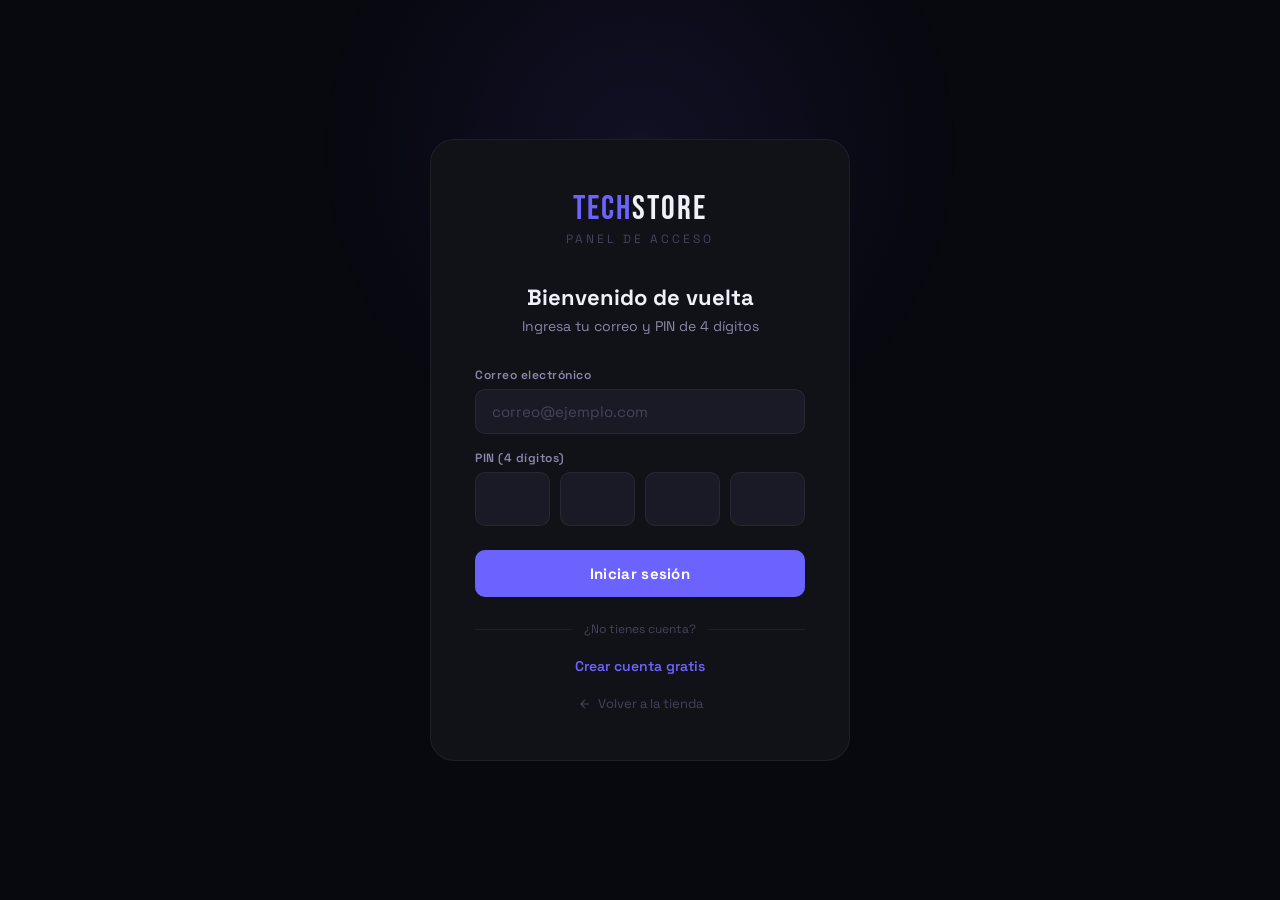
<file: templates/login.html>
<!DOCTYPE html>
<html lang="es">
<head>
  <meta charset="UTF-8">
  <meta name="viewport" content="width=device-width, initial-scale=1.0">
  <title>TechStore — Iniciar sesión</title>
  <link rel="preconnect" href="https://fonts.googleapis.com">
  <link href="https://fonts.googleapis.com/css2?family=Space+Grotesk:wght@300;400;500;600;700&family=Bebas+Neue&display=swap" rel="stylesheet">
  <style>
    *, *::before, *::after { box-sizing: border-box; margin: 0; padding: 0; }

    :root {
      --bg: #08080f;
      --surface: #111118;
      --surface2: #1a1a26;
      --border: #ffffff0f;
      --accent: #6c63ff;
      --accent-glow: #6c63ff35;
      --text: #f0f0f8;
      --text-2: #8888aa;
      --text-3: #44445a;
      --danger: #ef4444;
      --ok: #22c55e;
      --radius: 14px;
    }

    body {
      background: var(--bg);
      color: var(--text);
      font-family: 'Space Grotesk', sans-serif;
      min-height: 100vh;
      display: flex;
      align-items: center;
      justify-content: center;
      padding: 20px;
      position: relative;
      overflow: hidden;
    }

    /* Fondo decorativo */
    body::before {
      content: '';
      position: fixed;
      top: -200px; left: 50%;
      transform: translateX(-50%);
      width: 700px; height: 700px;
      background: radial-gradient(circle, #6c63ff18 0%, transparent 65%);
      pointer-events: none;
    }

    .card {
      background: var(--surface);
      border: 1px solid var(--border);
      border-radius: 24px;
      padding: 48px 44px;
      width: 100%;
      max-width: 420px;
      position: relative;
      z-index: 1;
    }

    .logo {
      text-align: center;
      margin-bottom: 36px;
    }

    .logo a {
      font-family: 'Bebas Neue', sans-serif;
      font-size: 34px;
      letter-spacing: 2px;
      color: var(--text);
      text-decoration: none;
    }

    .logo a span { color: var(--accent); }

    .logo-sub {
      display: block;
      font-size: 12px;
      color: var(--text-3);
      letter-spacing: 3px;
      text-transform: uppercase;
      margin-top: 2px;
    }

    h1 {
      font-size: 22px;
      font-weight: 700;
      margin-bottom: 6px;
      text-align: center;
    }

    .subtitle {
      text-align: center;
      font-size: 14px;
      color: var(--text-2);
      margin-bottom: 32px;
    }

    .form-group {
      display: flex;
      flex-direction: column;
      gap: 6px;
      margin-bottom: 16px;
    }

    label {
      font-size: 12px;
      font-weight: 600;
      letter-spacing: 0.5px;
      color: var(--text-2);
    }

    input {
      background: var(--surface2);
      border: 1px solid var(--border);
      border-radius: 10px;
      padding: 12px 16px;
      color: var(--text);
      font-size: 15px;
      font-family: 'Space Grotesk', sans-serif;
      outline: none;
      transition: border-color 0.2s, box-shadow 0.2s;
      width: 100%;
    }

    input:focus {
      border-color: var(--accent);
      box-shadow: 0 0 0 3px var(--accent-glow);
    }

    input::placeholder { color: var(--text-3); }

    /* PIN input especial */
    .pin-wrap {
      display: flex;
      gap: 10px;
    }

    .pin-digit {
      flex: 1;
      text-align: center;
      font-size: 22px;
      font-weight: 700;
      letter-spacing: 0;
      padding: 12px 0;
      border-radius: 10px;
      background: var(--surface2);
      border: 1px solid var(--border);
      color: var(--text);
      outline: none;
      transition: border-color 0.2s, box-shadow 0.2s;
      -moz-appearance: textfield;
    }

    .pin-digit::-webkit-outer-spin-button,
    .pin-digit::-webkit-inner-spin-button { -webkit-appearance: none; appearance: none; }

    .pin-digit:focus {
      border-color: var(--accent);
      box-shadow: 0 0 0 3px var(--accent-glow);
    }

    .btn {
      width: 100%;
      padding: 14px;
      background: var(--accent);
      color: #fff;
      border: none;
      border-radius: 10px;
      font-size: 15px;
      font-weight: 700;
      font-family: 'Space Grotesk', sans-serif;
      cursor: pointer;
      transition: all 0.2s;
      margin-top: 8px;
      letter-spacing: 0.3px;
    }

    .btn:hover {
      background: #7c73ff;
      box-shadow: 0 4px 24px var(--accent-glow);
    }

    .btn:disabled {
      opacity: 0.5;
      cursor: not-allowed;
    }

    .error-msg {
      background: #ef444418;
      border: 1px solid #ef444440;
      border-radius: 8px;
      padding: 10px 14px;
      font-size: 13px;
      color: var(--danger);
      margin-top: 12px;
      display: none;
      text-align: center;
    }

    .error-msg.show { display: block; }

    .divider {
      display: flex;
      align-items: center;
      gap: 12px;
      margin: 24px 0 20px;
    }

    .divider::before,
    .divider::after {
      content: '';
      flex: 1;
      height: 1px;
      background: var(--border);
    }

    .divider span {
      font-size: 12px;
      color: var(--text-3);
    }

    .link-row {
      text-align: center;
      font-size: 14px;
      color: var(--text-2);
    }

    .link-row a {
      color: var(--accent);
      text-decoration: none;
      font-weight: 600;
    }

    .link-row a:hover { text-decoration: underline; }

    .back-link {
      display: flex;
      align-items: center;
      justify-content: center;
      gap: 6px;
      margin-top: 20px;
      font-size: 13px;
      color: var(--text-3);
      text-decoration: none;
      transition: color 0.2s;
    }

    .back-link:hover { color: var(--text-2); }
  </style>
</head>
<body>

  <div class="card">
    <div class="logo">
      <a href="/"><span>Tech</span>Store</a>
      <span class="logo-sub">Panel de acceso</span>
    </div>

    <h1>Bienvenido de vuelta</h1>
    <p class="subtitle">Ingresa tu correo y PIN de 4 dígitos</p>

    <div class="form-group">
      <label>Correo electrónico</label>
      <input type="email" id="correo" placeholder="correo@ejemplo.com" autocomplete="email">
    </div>

    <div class="form-group">
      <label>PIN (4 dígitos)</label>
      <div class="pin-wrap">
        <input class="pin-digit" type="number" maxlength="1" min="0" max="9" id="p1" oninput="avanzarPin(this, 'p2')" onkeydown="retrocederPin(event, null, 'p1')">
        <input class="pin-digit" type="number" maxlength="1" min="0" max="9" id="p2" oninput="avanzarPin(this, 'p3')" onkeydown="retrocederPin(event, 'p1', 'p2')">
        <input class="pin-digit" type="number" maxlength="1" min="0" max="9" id="p3" oninput="avanzarPin(this, 'p4')" onkeydown="retrocederPin(event, 'p2', 'p3')">
        <input class="pin-digit" type="number" maxlength="1" min="0" max="9" id="p4" oninput="avanzarPin(this, null)" onkeydown="retrocederPin(event, 'p3', 'p4')">
      </div>
    </div>

    <button class="btn" id="btn-login" onclick="hacerLogin()">Iniciar sesión</button>

    <div class="error-msg" id="error-msg"></div>

    <div class="divider"><span>¿No tienes cuenta?</span></div>

    <div class="link-row">
      <a href="/registro">Crear cuenta gratis</a>
    </div>

    <a class="back-link" href="/">
      <svg width="14" height="14" viewBox="0 0 24 24" fill="none" stroke="currentColor" stroke-width="2"><path d="M19 12H5M12 5l-7 7 7 7"/></svg>
      Volver a la tienda
    </a>
  </div>

  <script>
    // PIN — avanzar al siguiente campo automáticamente
    function avanzarPin(el, siguienteId) {
      const val = el.value.toString();
      if (val.length > 1) el.value = val.slice(-1);
      if (el.value && siguienteId) {
        document.getElementById(siguienteId).focus();
      }
    }

    function retrocederPin(e, anteriorId, actualId) {
      const el = document.getElementById(actualId);
      if (e.key === 'Backspace' && !el.value && anteriorId) {
        document.getElementById(anteriorId).focus();
      }
      if (e.key === 'Enter') hacerLogin();
    }

    function getPin() {
      return ['p1','p2','p3','p4'].map(id => document.getElementById(id).value).join('');
    }

    function mostrarError(msg) {
      const el = document.getElementById('error-msg');
      el.textContent = msg;
      el.classList.add('show');
    }

    function ocultarError() {
      document.getElementById('error-msg').classList.remove('show');
    }

    async function hacerLogin() {
      ocultarError();
      const correo = document.getElementById('correo').value.trim();
      const pin    = getPin();

      if (!correo) { mostrarError('Ingresa tu correo'); return; }
      if (pin.length !== 4) { mostrarError('Ingresa los 4 dígitos del PIN'); return; }

      const btn = document.getElementById('btn-login');
      btn.disabled = true;
      btn.textContent = 'Verificando...';

      try {
        const res  = await fetch('/api/login', {
          method:  'POST',
          headers: { 'Content-Type': 'application/json' },
          body:    JSON.stringify({ correo, pin })
        });
        const data = await res.json();

        if (data.ok) {
          btn.textContent = `✓ Hola, ${data.nombre}`;
          // Redirigir según rol
          setTimeout(() => {
            window.location.href = data.rol === 'admin' ? '/admin' : '/';
          }, 600);
        } else {
          mostrarError(data.error || 'Credenciales incorrectas');
          btn.disabled = false;
          btn.textContent = 'Iniciar sesión';
        }
      } catch {
        mostrarError('Error de conexión');
        btn.disabled = false;
        btn.textContent = 'Iniciar sesión';
      }
    }

    // Enter en correo enfoca el primer PIN
    document.getElementById('correo').addEventListener('keydown', e => {
      if (e.key === 'Enter') document.getElementById('p1').focus();
    });
  </script>
</body>
</html>
</file>
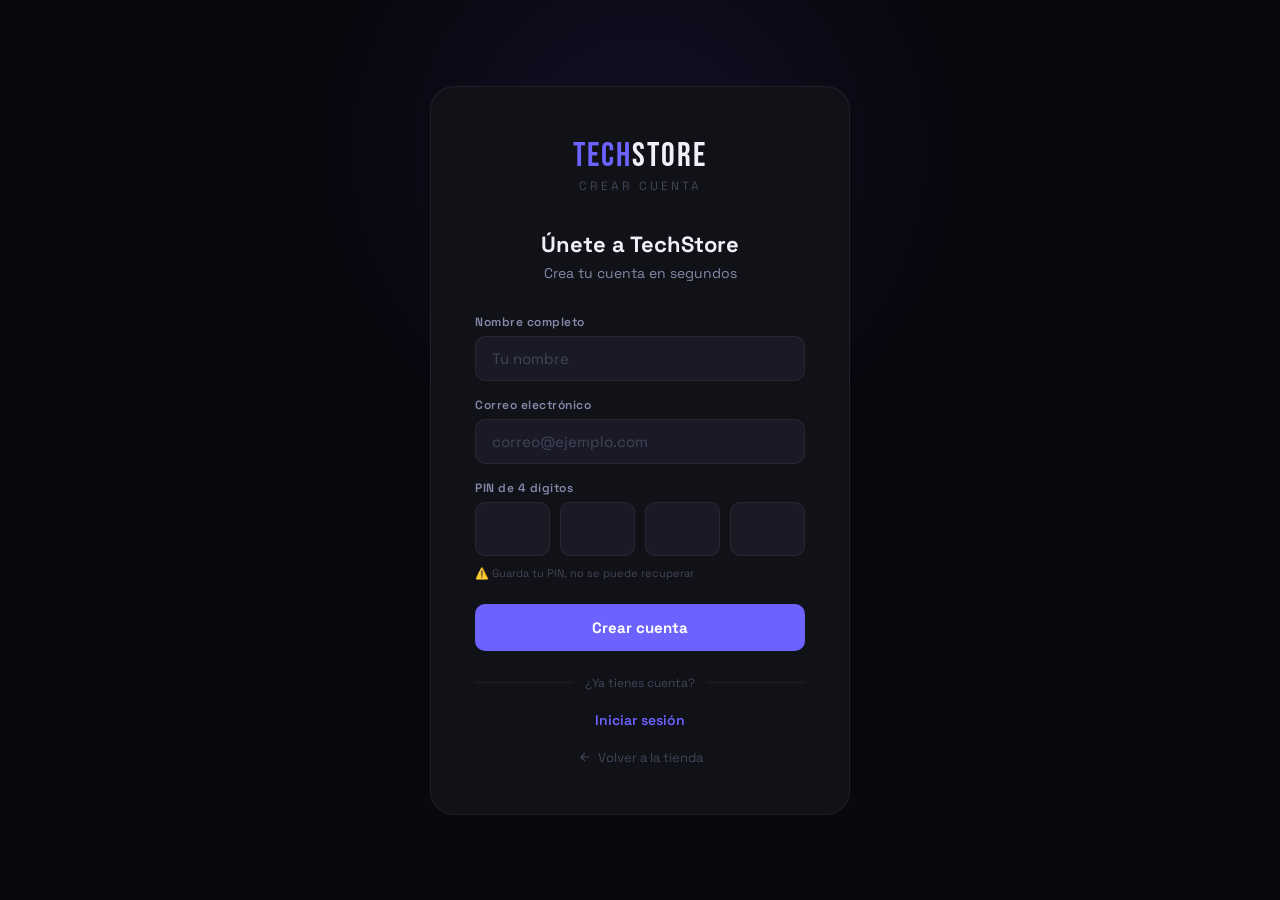
<file: templates/registro.html>
<!DOCTYPE html>
<html lang="es">
<head>
  <meta charset="UTF-8">
  <meta name="viewport" content="width=device-width, initial-scale=1.0">
  <title>TechStore — Crear cuenta</title>
  <link rel="preconnect" href="https://fonts.googleapis.com">
  <link href="https://fonts.googleapis.com/css2?family=Space+Grotesk:wght@300;400;500;600;700&family=Bebas+Neue&display=swap" rel="stylesheet">
  <style>
    *, *::before, *::after { box-sizing: border-box; margin: 0; padding: 0; }

    :root {
      --bg: #08080f;
      --surface: #111118;
      --surface2: #1a1a26;
      --border: #ffffff0f;
      --accent: #6c63ff;
      --accent-glow: #6c63ff35;
      --text: #f0f0f8;
      --text-2: #8888aa;
      --text-3: #44445a;
      --danger: #ef4444;
      --ok: #22c55e;
    }

    body {
      background: var(--bg);
      color: var(--text);
      font-family: 'Space Grotesk', sans-serif;
      min-height: 100vh;
      display: flex;
      align-items: center;
      justify-content: center;
      padding: 20px;
      position: relative;
      overflow: hidden;
    }

    body::before {
      content: '';
      position: fixed;
      top: -200px; left: 50%;
      transform: translateX(-50%);
      width: 700px; height: 700px;
      background: radial-gradient(circle, #6c63ff18 0%, transparent 65%);
      pointer-events: none;
    }

    .card {
      background: var(--surface);
      border: 1px solid var(--border);
      border-radius: 24px;
      padding: 48px 44px;
      width: 100%;
      max-width: 420px;
      position: relative;
      z-index: 1;
    }

    .logo {
      text-align: center;
      margin-bottom: 36px;
    }

    .logo a {
      font-family: 'Bebas Neue', sans-serif;
      font-size: 34px;
      letter-spacing: 2px;
      color: var(--text);
      text-decoration: none;
    }

    .logo a span { color: var(--accent); }

    .logo-sub {
      display: block;
      font-size: 12px;
      color: var(--text-3);
      letter-spacing: 3px;
      text-transform: uppercase;
      margin-top: 2px;
    }

    h1 {
      font-size: 22px;
      font-weight: 700;
      margin-bottom: 6px;
      text-align: center;
    }

    .subtitle {
      text-align: center;
      font-size: 14px;
      color: var(--text-2);
      margin-bottom: 32px;
    }

    .form-group {
      display: flex;
      flex-direction: column;
      gap: 6px;
      margin-bottom: 16px;
    }

    label {
      font-size: 12px;
      font-weight: 600;
      letter-spacing: 0.5px;
      color: var(--text-2);
    }

    input {
      background: var(--surface2);
      border: 1px solid var(--border);
      border-radius: 10px;
      padding: 12px 16px;
      color: var(--text);
      font-size: 15px;
      font-family: 'Space Grotesk', sans-serif;
      outline: none;
      transition: border-color 0.2s, box-shadow 0.2s;
      width: 100%;
    }

    input:focus {
      border-color: var(--accent);
      box-shadow: 0 0 0 3px var(--accent-glow);
    }

    input::placeholder { color: var(--text-3); }

    /* PIN */
    .pin-wrap {
      display: flex;
      gap: 10px;
    }

    .pin-digit {
      flex: 1;
      text-align: center;
      font-size: 22px;
      font-weight: 700;
      padding: 12px 0;
      border-radius: 10px;
      background: var(--surface2);
      border: 1px solid var(--border);
      color: var(--text);
      outline: none;
      transition: border-color 0.2s, box-shadow 0.2s;
      -moz-appearance: textfield;
    }

    .pin-digit::-webkit-outer-spin-button,
    .pin-digit::-webkit-inner-spin-button { -webkit-appearance: none; appearance: none; }

    .pin-digit:focus {
      border-color: var(--accent);
      box-shadow: 0 0 0 3px var(--accent-glow);
    }

    .pin-hint {
      font-size: 11px;
      color: var(--text-3);
      margin-top: 4px;
    }

    .btn {
      width: 100%;
      padding: 14px;
      background: var(--accent);
      color: #fff;
      border: none;
      border-radius: 10px;
      font-size: 15px;
      font-weight: 700;
      font-family: 'Space Grotesk', sans-serif;
      cursor: pointer;
      transition: all 0.2s;
      margin-top: 8px;
    }

    .btn:hover {
      background: #7c73ff;
      box-shadow: 0 4px 24px var(--accent-glow);
    }

    .btn:disabled {
      opacity: 0.5;
      cursor: not-allowed;
    }

    .error-msg {
      background: #ef444418;
      border: 1px solid #ef444440;
      border-radius: 8px;
      padding: 10px 14px;
      font-size: 13px;
      color: var(--danger);
      margin-top: 12px;
      display: none;
      text-align: center;
    }

    .error-msg.show { display: block; }

    .divider {
      display: flex;
      align-items: center;
      gap: 12px;
      margin: 24px 0 20px;
    }

    .divider::before,
    .divider::after {
      content: '';
      flex: 1;
      height: 1px;
      background: var(--border);
    }

    .divider span {
      font-size: 12px;
      color: var(--text-3);
    }

    .link-row {
      text-align: center;
      font-size: 14px;
      color: var(--text-2);
    }

    .link-row a {
      color: var(--accent);
      text-decoration: none;
      font-weight: 600;
    }

    .link-row a:hover { text-decoration: underline; }

    .back-link {
      display: flex;
      align-items: center;
      justify-content: center;
      gap: 6px;
      margin-top: 20px;
      font-size: 13px;
      color: var(--text-3);
      text-decoration: none;
      transition: color 0.2s;
    }

    .back-link:hover { color: var(--text-2); }
  </style>
</head>
<body>

  <div class="card">
    <div class="logo">
      <a href="/"><span>Tech</span>Store</a>
      <span class="logo-sub">Crear cuenta</span>
    </div>

    <h1>Únete a TechStore</h1>
    <p class="subtitle">Crea tu cuenta en segundos</p>

    <div class="form-group">
      <label>Nombre completo</label>
      <input type="text" id="nombre" placeholder="Tu nombre" autocomplete="name">
    </div>

    <div class="form-group">
      <label>Correo electrónico</label>
      <input type="email" id="correo" placeholder="correo@ejemplo.com" autocomplete="email">
    </div>

    <div class="form-group">
      <label>PIN de 4 dígitos</label>
      <div class="pin-wrap">
        <input class="pin-digit" type="number" maxlength="1" min="0" max="9" id="p1" oninput="avanzarPin(this, 'p2')" onkeydown="retrocederPin(event, null, 'p1')">
        <input class="pin-digit" type="number" maxlength="1" min="0" max="9" id="p2" oninput="avanzarPin(this, 'p3')" onkeydown="retrocederPin(event, 'p1', 'p2')">
        <input class="pin-digit" type="number" maxlength="1" min="0" max="9" id="p3" oninput="avanzarPin(this, 'p4')" onkeydown="retrocederPin(event, 'p2', 'p3')">
        <input class="pin-digit" type="number" maxlength="1" min="0" max="9" id="p4" oninput="avanzarPin(this, null)" onkeydown="retrocederPin(event, 'p3', 'p4')">
      </div>
      <span class="pin-hint">⚠️ Guarda tu PIN, no se puede recuperar</span>
    </div>

    <button class="btn" id="btn-reg" onclick="hacerRegistro()">Crear cuenta</button>

    <div class="error-msg" id="error-msg"></div>

    <div class="divider"><span>¿Ya tienes cuenta?</span></div>

    <div class="link-row">
      <a href="/login">Iniciar sesión</a>
    </div>

    <a class="back-link" href="/">
      <svg width="14" height="14" viewBox="0 0 24 24" fill="none" stroke="currentColor" stroke-width="2"><path d="M19 12H5M12 5l-7 7 7 7"/></svg>
      Volver a la tienda
    </a>
  </div>

  <script>
    function avanzarPin(el, siguienteId) {
      const val = el.value.toString();
      if (val.length > 1) el.value = val.slice(-1);
      if (el.value && siguienteId) document.getElementById(siguienteId).focus();
    }

    function retrocederPin(e, anteriorId, actualId) {
      const el = document.getElementById(actualId);
      if (e.key === 'Backspace' && !el.value && anteriorId) {
        document.getElementById(anteriorId).focus();
      }
      if (e.key === 'Enter') hacerRegistro();
    }

    function getPin() {
      return ['p1','p2','p3','p4'].map(id => document.getElementById(id).value).join('');
    }

    function mostrarError(msg) {
      const el = document.getElementById('error-msg');
      el.textContent = msg;
      el.classList.add('show');
    }

    function ocultarError() {
      document.getElementById('error-msg').classList.remove('show');
    }

    async function hacerRegistro() {
      ocultarError();
      const nombre = document.getElementById('nombre').value.trim();
      const correo = document.getElementById('correo').value.trim();
      const pin    = getPin();

      if (!nombre) { mostrarError('Ingresa tu nombre'); return; }
      if (!correo) { mostrarError('Ingresa tu correo'); return; }
      if (pin.length !== 4) { mostrarError('Ingresa los 4 dígitos del PIN'); return; }

      const btn = document.getElementById('btn-reg');
      btn.disabled = true;
      btn.textContent = 'Creando cuenta...';

      try {
        const res  = await fetch('/api/registro', {
          method:  'POST',
          headers: { 'Content-Type': 'application/json' },
          body:    JSON.stringify({ nombre, correo, pin })
        });
        const data = await res.json();

        if (data.ok) {
          btn.textContent = `✓ ¡Bienvenido, ${data.nombre}!`;
          setTimeout(() => { window.location.href = '/'; }, 700);
        } else {
          mostrarError(data.error || 'Error al crear la cuenta');
          btn.disabled = false;
          btn.textContent = 'Crear cuenta';
        }
      } catch {
        mostrarError('Error de conexión');
        btn.disabled = false;
        btn.textContent = 'Crear cuenta';
      }
    }
  </script>
</body>
</html>
</file>
